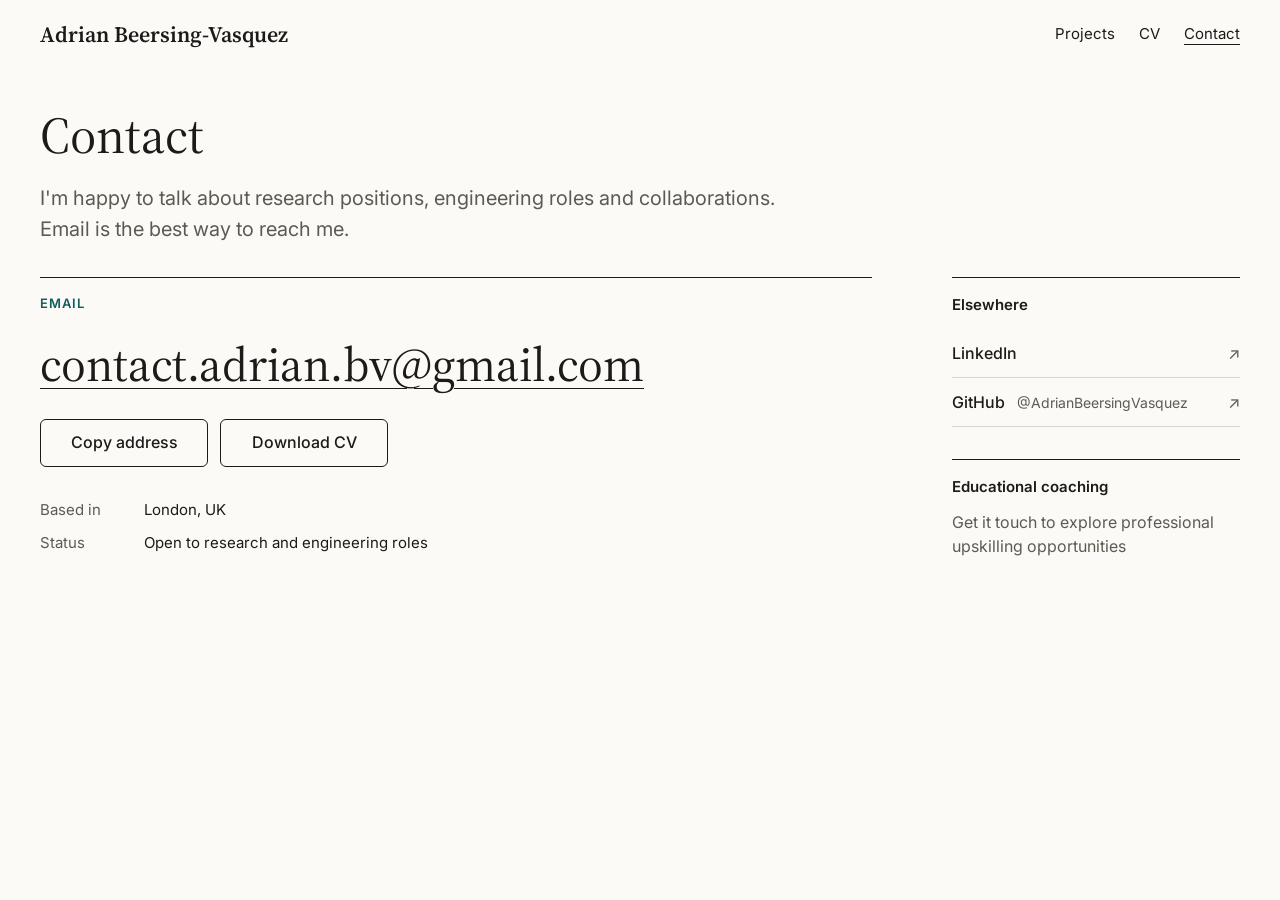
<file: contact.html>
<!DOCTYPE html>
<html lang="en">
<head>
    <meta charset="UTF-8">
    <meta name="viewport" content="width=device-width, initial-scale=1.0">
    <title>Contact - Adrian</title>
    <meta name="description" content="How to get in touch with Adrian: email, profiles and CV.">
    <link rel="preconnect" href="https://fonts.googleapis.com">
    <link rel="preconnect" href="https://fonts.gstatic.com" crossorigin>
    <link rel="stylesheet" href="https://fonts.googleapis.com/css2?family=Inter:wght@400;500;600&amp;family=Source+Serif+4:opsz,wght@8..60,400;8..60,600&amp;display=swap">
    <link rel="stylesheet" href="styles.css">
</head>
<body>

<header class="site-header wrap">
    <a class="site-name" href="index.html">Adrian Beersing-Vasquez</a>
    <nav class="site-nav" aria-label="Main">
        <a href="projects.html">Projects</a>
        <a href="assets/cv.pdf">CV</a>
        <a href="contact.html" aria-current="page">Contact</a>
    </nav>
</header>

<main class="wrap contact">
    <div class="page-head">
        <h1>Contact</h1>
        <p class="lead">I'm happy to talk about research positions, engineering roles and collaborations. Email is the best way to reach me.</p>
    </div>

    <div class="contact-grid">
        <section class="contact-primary" aria-labelledby="email-title">
            <h2 class="kicker" id="email-title">Email</h2>
            <p class="contact-email" id="contact-email"></p>
            <div class="actions" id="contact-actions"></div>
            <dl class="contact-facts" id="contact-facts"></dl>
        </section>

        <div class="contact-side" id="contact-side"></div>
    </div>
</main>

<script src="js/portfolio.js"></script>
<script src="js/contact.js"></script>
</body>
</html>
</file>
<file: styles.css>
/* ================================
   Tokens
================================ */

:root {
    --paper: #fbfaf7;
    --paper-2: #f2efe8;
    --placeholder: #ece8df;
    --ink: #1c1b19;
    --body-ink: #3c3933;
    --muted: #5e5a52;
    --rule: #dad5cb;
    --chip-border: #c9c3b7;

    /* One colour per area, used for labels. */
    --research: #0f5e5a;
    --software: #9a4a12;
    --education: #3b4ba8;

    --serif: "Source Serif 4", Georgia, "Times New Roman", serif;
    --sans: Inter, system-ui, -apple-system, "Segoe UI", sans-serif;

    --max: 1200px;
    --gutter: clamp(1rem, 3vw, 2rem);
}

*,
*::before,
*::after {
    box-sizing: border-box;
}

html {
    -webkit-text-size-adjust: 100%;
}

body {
    margin: 0;
    background: var(--paper);
    color: var(--ink);
    font-family: var(--sans);
    line-height: 1.5;
}

h1, h2, h3 {
    margin: 0;
    font-family: var(--serif);
    font-weight: 400;
}

a {
    color: inherit;
}

a:hover {
    color: var(--research);
}

:focus-visible {
    outline: 2px solid var(--research);
    outline-offset: 3px;
    border-radius: 2px;
}

img {
    display: block;
    max-width: 100%;
}

.wrap {
    width: min(var(--max), 100% - 2 * var(--gutter));
    margin-inline: auto;
}

.notice {
    margin: 0;
    color: var(--muted);
}

/* ================================
   Header and footer
================================ */

.site-header {
    display: flex;
    flex-wrap: wrap;
    align-items: center;
    justify-content: space-between;
    gap: 0.25rem 1.5rem;
    padding-block: 0.75rem;
}

.site-name {
    font-family: var(--serif);
    font-size: 1.375rem;
    font-weight: 600;
    text-decoration: none;
}

.site-nav {
    display: flex;
    gap: 1.5rem;
    font-size: 0.9375rem;
}

.site-nav a {
    display: inline-flex;
    align-items: center;
    min-height: 44px;
    text-decoration: none;
}

.site-nav a[aria-current="page"] {
    text-decoration: underline;
    text-underline-offset: 0.35em;
}

.site-footer {
    display: flex;
    flex-wrap: wrap;
    align-items: center;
    justify-content: space-between;
    gap: 0.5rem 1.5rem;
    margin-top: 4rem;
    padding-block: 1.25rem 1.5rem;
    border-top: 1px solid var(--rule);
    color: var(--muted);
    font-size: 0.9375rem;
}

.site-footer p {
    margin: 0;
}

.footer-links {
    display: flex;
    gap: 1.25rem;
}

/* ================================
   Shared pieces
================================ */

.kicker {
    margin: 0 0 1rem;
    color: var(--research);
    font-size: 0.8125rem;
    font-weight: 600;
    letter-spacing: 0.08em;
    text-transform: uppercase;
}

[data-area="software"] .kicker { color: var(--software); }
[data-area="education"] .kicker { color: var(--education); }

.lead {
    max-width: 46rem;
    margin: 1.25rem 0 0;
    color: var(--muted);
    font-size: clamp(1.0625rem, 1.6vw, 1.25rem);
    line-height: 1.55;
}

.btn {
    display: inline-flex;
    align-items: center;
    min-height: 48px;
    padding: 0 1.5rem;
    border: 1px solid var(--ink);
    border-radius: 6px;
    background: transparent;
    color: var(--ink);
    font: 500 1rem / 1.2 var(--sans);
    text-decoration: none;
    cursor: pointer;
    -webkit-appearance: none;
    appearance: none;
    justify-content: center;
    transition: background-color 200ms ease, color 200ms ease, border-color 200ms ease;
}

.btn:hover {
    background: var(--ink);
    color: var(--paper);
}

.btn--solid {
    background: var(--ink);
    color: var(--paper);
}

.btn--solid:hover {
    border-color: var(--research);
    background: var(--research);
    color: #fff;
}

.section-bar {
    display: flex;
    flex-wrap: wrap;
    align-items: center;
    justify-content: space-between;
    gap: 1rem;
    margin-bottom: 1.5rem;
    padding-top: 1.25rem;
    border-top: 1px solid var(--ink);
}

.section-bar h2 {
    font-size: clamp(1.6rem, 2.4vw, 2.125rem);
}

.chips {
    display: flex;
    flex-wrap: wrap;
    gap: 0.5rem;
}

.chip {
    display: inline-flex;
    align-items: center;
    gap: 0.45rem;
    min-height: 44px;
    padding: 0 1.1rem;
    border: 1px solid var(--chip-border);
    border-radius: 999px;
    background: transparent;
    color: var(--ink);
    font: 500 0.875rem var(--sans);
    text-decoration: none;
    cursor: pointer;
}

.chip:hover {
    border-color: var(--ink);
    color: var(--ink);
}

.chip__count {
    color: var(--muted);
    font-weight: 400;
}

.chip--solid,
.chip[aria-pressed="true"] {
    border-color: var(--ink);
    background: var(--ink);
    color: var(--paper);
}

.chip[aria-pressed="true"]:hover {
    color: var(--paper);
}

.chip {
    transition: background-color 200ms ease, border-color 200ms ease, color 200ms ease;
}

.chip--solid:hover,
.chip--solid:focus-visible {
    border-color: var(--research);
    background: var(--research);
    color: #fff;
}

.chip--solid:hover .chip__count,
.chip--solid:focus-visible .chip__count {
    color: #cfe5e1;
}

.chip--solid .chip__count,
.chip[aria-pressed="true"] .chip__count {
    color: #d8d3c9;
}

/* ================================
   Project cards
================================ */

.grid {
    display: grid;
    grid-template-columns: repeat(auto-fill, minmax(min(100%, 18rem), 1fr));
    gap: 2.5rem 2rem;
}

.card {
    display: flex;
    flex-direction: column;
    gap: 0.75rem;
    min-width: 0;
    color: var(--ink);
    text-decoration: none;
}

.card:hover {
    color: var(--ink);
}

.card__media,
.case-hero,
.case-figure {
    display: flex;
    align-items: center;
    justify-content: center;
    overflow: hidden;
    border-radius: 4px;
    background: var(--placeholder);
    color: var(--muted);
    font-size: 0.8125rem;
}

.card__media {
    aspect-ratio: 16 / 10;
}

.card__media img,
.case-hero img,
.case-figure img {
    width: 100%;
    height: 100%;
    object-fit: cover;
}

.card__media img {
    transition: transform 400ms ease;
}

.card:hover .card__media img {
    transform: scale(1.03);
}

.card__body {
    display: flex;
    flex-direction: column;
    gap: 0.4rem;
    min-width: 0;
}

.card__area {
    margin: 0.25rem 0 0;
    color: var(--muted);
    font-size: 0.75rem;
    font-weight: 600;
    letter-spacing: 0.06em;
    text-transform: uppercase;
}

.card[data-area="research"] .card__area { color: var(--research); }
.card[data-area="software"] .card__area { color: var(--software); }
.card[data-area="education"] .card__area { color: var(--education); }

.card__title {
    font-size: 1.4rem;
    line-height: 1.2;
}

.card:hover .card__title {
    text-decoration: underline;
    text-decoration-thickness: 1px;
    text-underline-offset: 0.2em;
}

.card__summary {
    margin: 0;
    color: var(--muted);
    line-height: 1.55;
}

.card__tags {
    margin: 0;
    color: var(--muted);
    font-size: 0.875rem;
}

/* ================================
   Home
================================ */

.hero {
    display: flex;
    flex-wrap: wrap;
    align-items: flex-end;
    gap: 2rem 4rem;
    padding-block: 2.5rem 2.5rem;
}

.hero__lead {
    flex: 999 1 34rem;
    min-width: 0;
}

.hero h1 {
    max-width: 20ch;
    font-size: clamp(2.25rem, 4.2vw, 4rem);
    line-height: 1.06;
    letter-spacing: -0.01em;
}

.hero__side {
    display: flex;
    flex: 0 1 25rem;
    flex-direction: column;
    gap: 0.9rem;
    color: var(--muted);
    font-size: 1.0625rem;
    line-height: 1.55;
}

/* Label / value rows, used in the home hero and on the contact page. */
.contact-facts {
    display: grid;
    grid-template-columns: 5.5rem minmax(0, 1fr);
    gap: 0.75rem 1rem;
    margin: 0;
    font-size: 0.9375rem;
    line-height: 1.45;
}

.contact-facts > div {
    display: contents;
}

.contact-facts dt {
    color: var(--muted);
}

.contact-facts dd {
    margin: 0;
    color: var(--ink);
}

.actions {
    display: flex;
    flex-wrap: wrap;
    gap: 0.75rem;
    margin-top: 0.25rem;
}

.featured-grid {
    display: grid;
    grid-template-columns: repeat(auto-fill, minmax(min(100%, 16rem), 1fr));
    gap: 2.5rem 2rem;
}

.home__main {
    padding-bottom: 3rem;
}

@media (min-width: 960px) {
    .featured-grid {
        grid-template-columns: 2fr 1fr 1fr 1fr;
    }

    .card--flagship .card__title {
        font-size: clamp(1.6rem, 2.2vw, 2rem);
    }
}

/* On a desktop-sized window the home page fits on one screen: the featured
   grid takes whatever height is left. Smaller windows scroll normally. */
@media (min-width: 960px) and (min-height: 680px) {
    .home {
        display: flex;
        flex-direction: column;
        min-height: 100vh;
        min-height: 100dvh;
    }

    .home__main,
    .featured {
        display: flex;
        flex: 1 1 auto;
        flex-direction: column;
    }

    .hero {
        padding-block: clamp(1rem, 4vh, 3rem) clamp(1.25rem, 4vh, 3rem);
    }

    .hero h1 {
        font-size: clamp(2.25rem, min(4.2vw, 7.5vh), 4.25rem);
    }

    .featured-grid {
        flex: 1 1 0;
        /* The row never shrinks below its content: on a short window the
           page scrolls slightly instead of cards overlapping. */
        /* Two shared rows, images then text, so every image ends on the
           same line however much its text wraps. */
        grid-template-rows: minmax(4rem, 1fr) auto;
        gap: 0.75rem 1.75rem;
    }

    .featured-grid .card {
        display: grid;
        grid-row: span 2;
        grid-template-rows: subgrid;
    }

    .featured-grid .card__media {
        min-height: 4rem;
        aspect-ratio: auto;
    }

    .featured-grid .card:not(.card--flagship) .card__title {
        font-size: 1.2rem;
    }

    .featured-grid .card:not(.card--flagship) .card__summary,
    .featured-grid .card:not(.card--flagship) .card__tags {
        display: none;
    }

    .home__main {
        padding-bottom: clamp(2rem, 7vh, 4.5rem);
    }
}

/* Short laptop screens: trim the flagship card so it fits its row. */
@media (min-width: 960px) and (min-height: 680px) and (max-height: 820px) {
    .hero {
        padding-block: 0.75rem 1.5rem;
    }

    .section-bar {
        margin-bottom: 1rem;
        padding-top: 1rem;
    }

    .featured-grid .card--flagship .card__title {
        font-size: 1.5rem;
    }

    .featured-grid .card--flagship .card__tags {
        display: none;
    }
}

@media (min-width: 960px) and (min-height: 900px) {
    .featured-grid .card:not(.card--flagship) .card__summary {
        display: -webkit-box;
        overflow: hidden;
        -webkit-box-orient: vertical;
        -webkit-line-clamp: 2;
        font-size: 0.9375rem;
    }
}

/* ================================
   All projects
================================ */

.page-head {
    padding-block: 2.5rem 2rem;
}

.page-head h1 {
    font-size: clamp(2.25rem, 4vw, 3.5rem);
    line-height: 1.08;
}

.toolbar {
    display: flex;
    flex-wrap: wrap;
    align-items: center;
    justify-content: space-between;
    gap: 1rem;
    padding-top: 1.25rem;
    border-top: 1px solid var(--ink);
}

.search {
    display: flex;
    align-items: center;
    gap: 0.6rem;
    color: var(--muted);
    font-size: 0.875rem;
}

.search input {
    width: min(16rem, 60vw);
    min-height: 44px;
    padding: 0 0.85rem;
    border: 1px solid var(--chip-border);
    border-radius: 6px;
    background: #fff;
    color: var(--ink);
    font: 400 0.9375rem var(--sans);
}

.result-count {
    margin: 1rem 0 2rem;
    color: var(--muted);
    font-size: 0.875rem;
}

/* ================================
   Contact
================================ */

.contact-grid {
    display: flex;
    flex-wrap: wrap;
    gap: 3rem 5rem;
}

.contact-primary {
    display: flex;
    flex: 999 1 30rem;
    flex-direction: column;
    gap: 1.5rem;
    min-width: 0;
    padding-top: 1rem;
    border-top: 1px solid var(--ink);
}

.contact-primary .kicker {
    margin: 0;
    font-family: var(--sans);
}

.contact-email {
    margin: 0;
    font-family: var(--serif);
    font-size: clamp(1.75rem, 4vw, 3rem);
    line-height: 1.1;
    overflow-wrap: anywhere;
}

.contact-email a {
    text-decoration-thickness: 1px;
    text-underline-offset: 0.15em;
}

.contact-primary .btn {
    min-width: 10.5rem;
}

.contact-primary .contact-facts {
    margin-top: 0.5rem;
}

.contact-side {
    display: flex;
    flex: 1 1 18rem;
    flex-direction: column;
    gap: 2rem;
}

.contact-side p {
    margin: 0 0 0.5rem;
}

.profile-list {
    margin: 0;
    padding: 0;
    list-style: none;
}

.profile-list a {
    display: flex;
    align-items: baseline;
    gap: 0.75rem;
    min-height: 48px;
    padding-block: 0.75rem;
    border-bottom: 1px solid var(--rule);
    text-decoration: none;
}

.profile-list__label {
    font-weight: 500;
}

.profile-list__handle {
    color: var(--muted);
    font-size: 0.875rem;
    overflow-wrap: anywhere;
}

.profile-list__arrow {
    margin-left: auto;
    color: var(--muted);
}

/* ================================
   Case study
================================ */

.case-head {
    padding-block: 1.5rem 2rem;
}

.back {
    display: inline-flex;
    align-items: center;
    min-height: 44px;
    margin-bottom: 1rem;
    font-size: 0.9375rem;
}

.case-title {
    max-width: 22ch;
    font-size: clamp(2.25rem, 4.5vw, 3.5rem);
    line-height: 1.08;
}

.facts {
    display: grid;
    grid-template-columns: repeat(auto-fit, minmax(11rem, 1fr));
    gap: 1.25rem;
    margin: 2.25rem 0 0;
    padding-block: 1.25rem;
    border-block: 1px solid var(--rule);
    font-size: 0.9375rem;
}

.facts dt {
    margin-bottom: 0.2rem;
    color: var(--muted);
}

.facts dd {
    margin: 0;
    font-weight: 500;
}

.figure {
    margin: 0;
}

.figure figcaption {
    margin-top: 0.6rem;
    color: var(--muted);
    font-size: 0.875rem;
}

.case-hero {
    aspect-ratio: 21 / 9;
}

.case-figure {
    aspect-ratio: 16 / 10;
}

.case-body {
    display: flex;
    flex-wrap: wrap;
    gap: 3rem 4rem;
    padding-block: 3rem 1rem;
}

.case-article {
    flex: 999 1 34rem;
    min-width: 0;
    color: var(--body-ink);
    font-size: 1.125rem;
    line-height: 1.7;
}

.case-article h2 {
    margin: 2.5rem 0 0.75rem;
    color: var(--ink);
    font-size: 1.75rem;
    line-height: 1.2;
}

.case-article > :first-child {
    margin-top: 0;
}

.case-article p {
    max-width: 68ch;
    margin: 0 0 1rem;
}

.case-article .figure {
    margin: 1.75rem 0 2rem;
}

.metrics {
    display: grid;
    grid-template-columns: repeat(auto-fit, minmax(10rem, 1fr));
    gap: 1rem;
    margin-bottom: 2.5rem;
}

.metric {
    padding: 1.25rem;
    border-radius: 6px;
    background: var(--paper-2);
}

.metrics .metric p {
    margin: 0;
}

.metric__value {
    color: var(--ink);
    font-family: var(--serif);
    font-size: 2rem;
    line-height: 1.1;
}

.metrics .metric .metric__label {
    margin-top: 0.3rem;
    color: var(--muted);
    font-size: 0.875rem;
    line-height: 1.4;
}

.case-aside {
    display: flex;
    flex: 1 1 15rem;
    flex-direction: column;
    gap: 1.75rem;
    font-size: 0.9375rem;
}

.aside-block {
    padding-top: 1rem;
    border-top: 1px solid var(--ink);
}

.aside-block h2 {
    margin-bottom: 0.75rem;
    font-family: var(--sans);
    font-size: 0.9375rem;
    font-weight: 600;
}

.link-list,
.tag-list {
    margin: 0;
    padding: 0;
    list-style: none;
}

.link-list {
    display: flex;
    flex-direction: column;
    gap: 0.6rem;
}

.tag-list {
    display: flex;
    flex-wrap: wrap;
    gap: 0.4rem;
}

.tag-list li {
    padding: 0.35rem 0.75rem;
    border-radius: 999px;
    background: var(--paper-2);
    font-size: 0.8125rem;
}

.pager {
    margin-top: 3rem;
    background: var(--paper-2);
}

.pager__inner {
    display: flex;
    flex-wrap: wrap;
    justify-content: space-between;
    gap: 1.5rem;
    padding-block: 2.5rem;
}

.pager a {
    display: flex;
    flex-direction: column;
    max-width: 28rem;
    text-decoration: none;
}

.pager__next {
    margin-left: auto;
    text-align: right;
}

.pager__label {
    color: var(--muted);
    font-size: 0.875rem;
}

.pager__title {
    font-family: var(--serif);
    font-size: 1.5rem;
    line-height: 1.25;
}

#case + .site-footer {
    margin-top: 0;
}

/* ================================
   Small screens and reduced motion
================================ */

@media (max-width: 640px) {
    .case-hero {
        aspect-ratio: 4 / 3;
    }

    .hero {
        padding-block: 1.5rem 2rem;
    }

    .search,
    .search input {
        width: 100%;
    }

    .search input {
        flex: 1;
    }
}

@media (prefers-reduced-motion: reduce) {
    *,
    *::before,
    *::after {
        transition: none !important;
        animation: none !important;
    }
}
</file>
